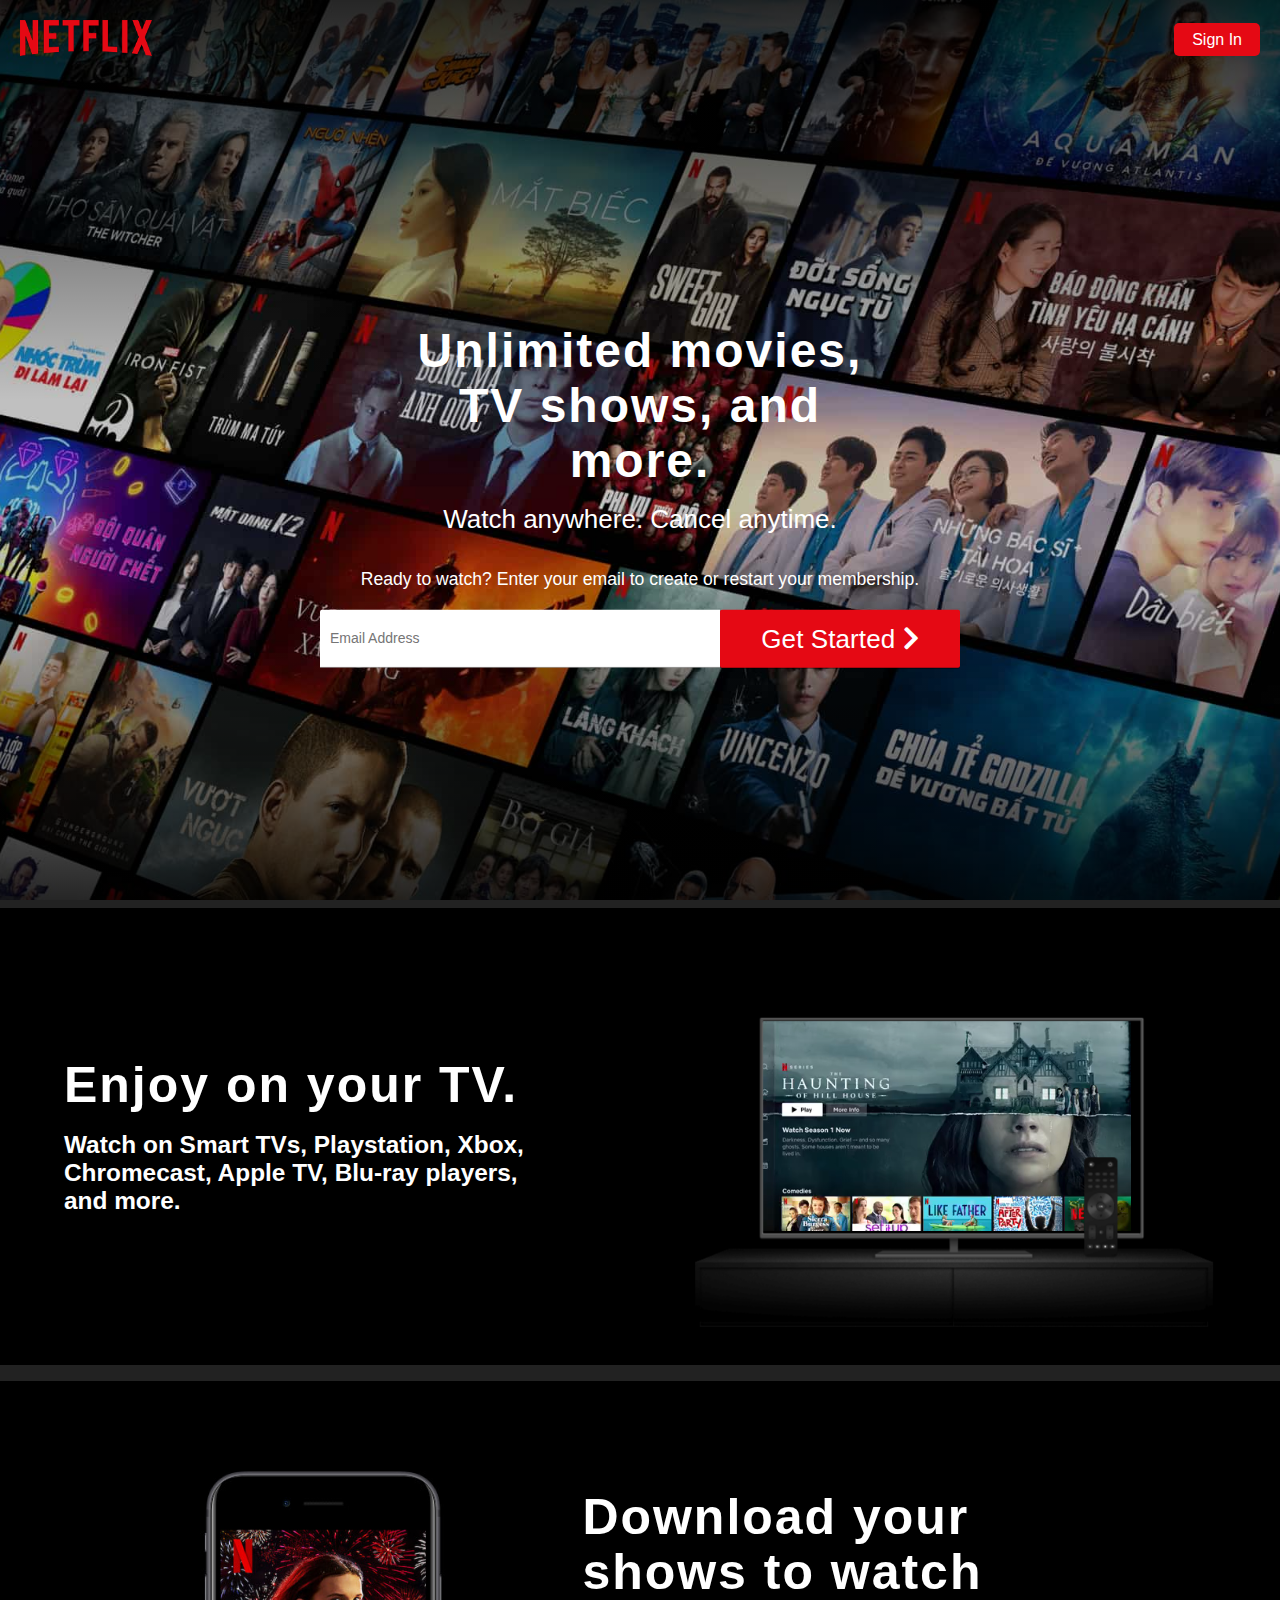
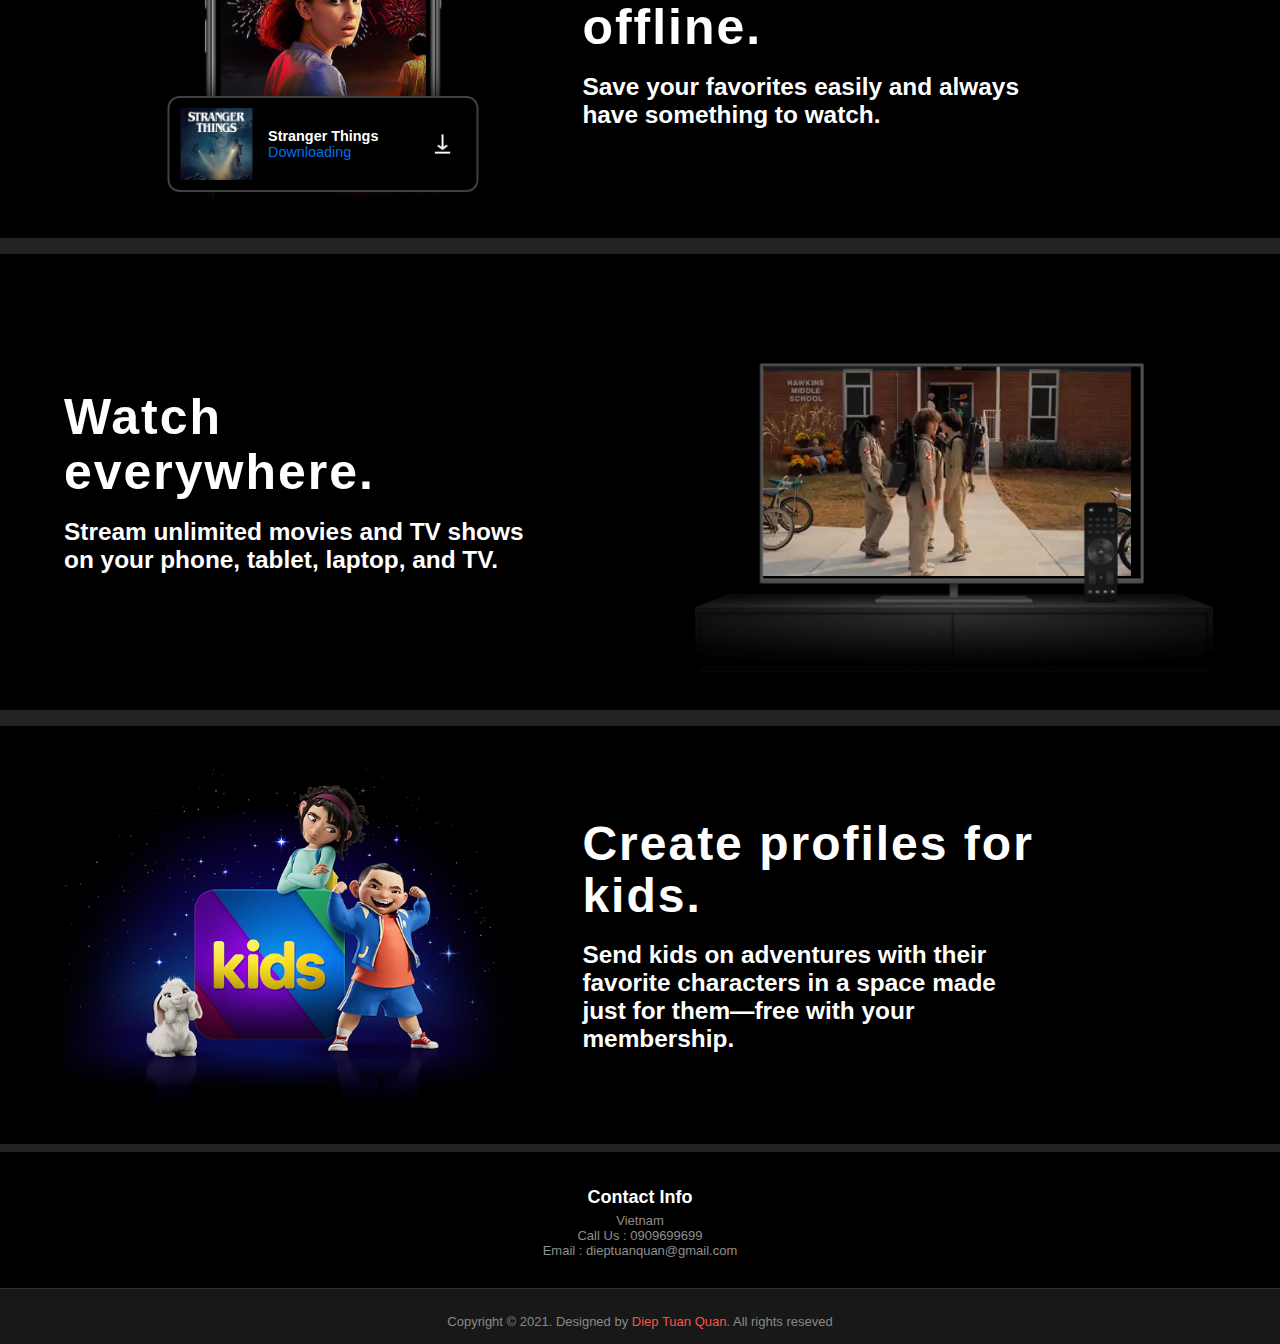
<file: index.html>
<!DOCTYPE html>
<html lang="en">
<head>
    <meta charset="UTF-8">
    <meta http-equiv="X-UA-Compatible" content="IE=edge">
    <meta name="viewport" content="width=device-width, initial-scale=1.0">
    <title>Diep Tuan Quan</title>
    <link rel="stylesheet" href="https://cdnjs.cloudflare.com/ajax/libs/font-awesome/5.15.4/css/all.min.css">
    <!-- css tu lam -->
    <link rel="shortcut icon" href="acset/img/netflix.ico" type="image/x-icon">
    <link rel="stylesheet" href="acset/css/slyte.css"> 
</head>
<body>
  <section class="site-container">
    <header class="site-header">
    <div class="brand-container">
        <a href="index.html" class="logo"><img src="./acset/img/logo.png" alt="NetFlix" width="66%"></a>
    </div>
    <div class="Sign-in">
      <a href="db.html">Sign In</a>
    </div>      
    </header> 
  </section>
<section class="banner">
    <img src="acset/img/bgid.jpg" alt="Site Banner" class="my-card">
    <div class="my-card-txt">
        <div class="heading">
            <h1>Unlimited movies, TV shows, and more.</h1>
            <h5>Watch anywhere. Cancel anytime.</h5>
            <p>Ready to watch? Enter your email to create or restart your membership.</p>
            <form class="global-search">
                <input type="text" placeholder="Email Address">
                <button> <a href="./chitiet.html">Get Started <i class="fas fa-chevron-right"></i></a>                
                </button>
            </form>
        </div>
    </div>
</section>
<section class="my-slide">
  <div class="my-slide-text">
    <h1 class="my-slide-title">Enjoy on your TV.</h1>
    <h3 class="my-slide-titleX">Watch on Smart TVs, Playstation, Xbox, Chromecast, Apple TV, Blu-ray players, and more.</h3>
  </div>
  <div class="my-slide-img-container">
    <div class="my-slide-move-container">
      <img src="acset/img/tv.png" class="my-slide-img" alt="">
      <div class="my-slide-move">
      <video class="my-slide-move-video" playsinline muted loop autoplay>
        <source src="acset/vid/assets_videos_netflix_ui.m4v">
      </video>
      </div>
    </div>  
  </div>
</section>
<section class="my-slide downloadAndWatch">
  <div class="my-slide-img-container">
    <div class="my-slide-move-container">
      <img src="acset/img/mobile-image.jpg" class="my-slide-img-dow" alt="">
      <div class="my-slide-animation">
        <div class="my-slide-animation-img">
          <img src="acset/img/boxshot.png" alt="">
        </div>
        <div class="my-slide-move-text">
        <div class="text-0">Stranger Things</div>
        <div class="text-1">Downloading</div>
        </div>
      </div>
    </div>  
  </div>
  <div class="my-slide-text">
    <h1 class="my-slide-title">Download your shows to watch offline.</h1>
    <h3 class="my-slide-titleX">Save your favorites easily and always have something to watch.</h3>
  </div>
</section>    
<section class="my-slide">
  <div class="my-slide-text">
    <h1 class="my-slide-title">Watch everywhere.</h1>
    <h3 class="my-slide-titleX">Stream unlimited movies and TV shows on your phone, tablet, laptop, and TV.</h3>
  </div>
  <div class="my-slide-img-container">
    <div class="my-slide-move-container">
      <img src="acset/img/tv.png" class="my-slide-img" alt="">
      <div class="my-slide-move">
      <video class="my-slide-move-video" playsinline muted loop autoplay>
        <source src="acset/vid/assets_videos_vid1.m4v">
      </video>
      </div>
    </div>  
  </div>
</section>
<section class="my-slide">
  <div class="my-slide-img-container">
    <div class="my-slide-move-container">
      <img src="acset/img/kids.png" class="my-slide-img-kid" alt="">
    </div>  
  </div>
  <div class="my-slide-text">
    <h1 class="my-slide-title-kid">Create profiles for kids.</h1>
    <h3 class="my-slide-titleX">Send kids on adventures with their favorite characters in a space made just for them—free with your membership.</h3>
  </div>
</section>
<div class="footer">
    <div class="footer-info">
      <div class="classft">
           <h4 class="title">Contact <strong>Info</strong></h4>
           <p> Vietnam</p>
           <p>Call Us : 0909699699</p>
           <p>Email : dieptuanquan@gmail.com</p>
      </div> 
    </div>
    <div class="copyright-info">
        <div class="col-mdx-6">
            <p>Copyright © 2021. Designed by <a href="#">Diep Tuan Quan</a>. All rights reseved</p>
        </div>
    </div>
</div>
</body>
</html>
</file>
<file: acset/css/slyte.css>
* { margin: 0px; 
    padding: 0px; box-sizing: border-box; 
    font-family: Roboto, sans-serif; 
}
body{
    background-color: #000;
}
a {
    text-decoration: none;
}
.global-search button a{
    text-decoration: none;
    color: inherit;
}
.banner::before{
    content: "";
    position: absolute;
    top: 0px;
    left: 0px;
    width: 100%;
    height: 400px;
    z-index: 1;
    background: linear-gradient(to bottom, rgba(0,0,0,0.8) ,transparent);
}
.banner::after{
    content: "";
    position: absolute;
    bottom: 0px;
    left: 0px;
    width: 100%;
    height: 320px;
    z-index: 0;
    background: linear-gradient(to top, rgba(0,0,0,0.8) ,transparent);
}
.site-container .site-header{
    display: flex;
    position: absolute;
    top: 0px;
    left: 0px;
    justify-content: space-between;
    align-items: center;
    padding: 20px;
    width: 100%;
    z-index: 10;
}
.site-header .Sign-in a {
    color:#fff;
    background-color: #e50914;
    padding: 8px 18px;
    border-radius: 5px;
}
.banner{
    width: 100%;
    height: 100vh;
    position: relative;
    display: flex;
    justify-content: center;
    align-items: center;
}
.banner .my-card{
    position: absolute;
    height: 100%;
    width: 100%;
    top: 0px;
    left: 0px;
    object-fit: cover;
}
.banner .my-card-txt{
    z-index: 1;
    position: absolute;
    top: 55%;
    left: 50%;
    transform: translate(-50% , -50%);
}
.banner .heading{
    display: flex;
    flex-direction: column;
    align-items: center;
    justify-content: center;
    text-align: center;
}
.banner .heading h1{
    font-size: 3rem;
    color: #fff;
    letter-spacing: 2px;
    width: 80%;
}
.banner .heading h5{
    font-size: 1.625rem;
    color: #fff;
    font-weight: 400;
    padding: 1rem 0;
}
.banner .heading p{
    font-size: 1.1rem;
    color: #fff;
    font-weight: 500;
    padding: 1.1rem 0;
    padding-bottom: 20px;
}
.global-search{
    display: flex;
    flex-direction: row;
    justify-content: center;
    align-items: center;
}
.global-search input{
    padding: 0px 10px 0px 10px;
    outline: none;
    font-size: 14px;
    border: 1px solid#8c8c8c;
    color: #000;
    min-width: 400px;
    height: 58px;
    border-top-left-radius: 2px ;
    align-items: center;
    border-top: 0px;
    border-right: 0px;
    border-left: 0px;
    
}
.global-search button{
    border: none;
    /* text-transform: uppercase; */
    color: #fff;
    outline: none;
    letter-spacing: 0.1px;
    border-radius: 2px;
    background-color: #e50914;
    box-shadow: 0 1px 0 rgba(0,0, 0, 0.45);
    font-size: 1.625rem;
    height: 58px;
    padding: 14px 10px ;
    min-width: 240px;
    cursor: pointer;
}
.my-slide{
    display: flex;
    flex-direction: row;
    background-color: #000;
    justify-self: space-around;
    align-items: center;
    padding: 2rem 4rem;
    border-top: 8px solid #222;
    border-bottom: 8px solid #222;

}
 .my-slide-text{
    flex-basis: 40%;
}
.my-slide-text .my-slide-title{
    color:white;
    line-height: 1.1;
    font-size: 3.124rem;
    margin-bottom: 0.5rem;
    letter-spacing: 2px;
    padding-bottom: 10px;
}
 .my-slide-text .my-slide-titleX{
    color: white;
    /* font-weight: 10px; */
    font-size: 1.525rem;
	/* font-family: Lucida Bright,Georgia,serif;  */

}
.my-slide-img-container{
    flex-basis: 45%;
}
.my-slide-move-container{
    position: relative;
    height: 100%;
    width: 100%;
}
.my-slide-move{
    height: 100%;
    width: 100%;
    max-width: 73%;
    max-height: 54%;
    position: absolute;
    top: 47%;
    left: 80.5%;
    transform: translate(-50% , -50%);
}
.my-slide-img{
    position: relative;
    z-index: 100;
    max-width: 100%;
    height: auto;
    left: 170px;
}
.my-slide-move-video{
    height: 100%;
    width: 100%;
}
.my-slide-img-dow{

    max-width: 100%;

}
.downloadAndWatch .my-slide-animation{
    position: absolute;
    left: 50%;
    bottom: 8%;
    top: 283px;
    transform: translate(-50%);
    margin: 0 auto ;
    background-color: #000;
    display: flex;
    align-items: center;
    width: 60%;
    height: 96px;
    min-width: 15em;
    padding: 0.25em 0.65em;
    border-radius: 0.75em;
    border: 2px solid rgba(255, 255,255, 0.25);
    box-shadow: 0 0 2em 0 #000;
}
.downloadAndWatch .my-slide-move-container{
 position: relative;
 overflow: hidden;
}
.my-slide-animation-img{
    height: 4.5em ;
    width: 4.5em;
    margin-right: 1rem;
}
.my-slide-animation-img img{
    height: 100%;
    width: 100%;
    object-fit: cover;
}
.text-0{
    color: #fff;
    font-weight: 600;
    font-size: 0.9em;
}
.text-1{
    color: #0071eb;
    font-size: 0.9em;
    font-weight: 400;
}
.downloadAndWatch .my-slide-animation::after{
    width: 3em;
    margin-left: auto;
    height: 3em;
    outline: 2px solid #000;
    outline-offset: -2px;
    display: block;
    background: url("../img/download-icon.gif") center center no-repeat;
    background-size:100% ;
    content: "";
    flex-grow: 0;
    flex-shrink: 0;

}

.my-slide-img-kid{
    max-width: 90%;
}
.my-slide-title-kid{
    color:white;
    line-height: 1.1;
    font-size: 36pt;
    margin-bottom: 0.5rem;
    letter-spacing: 2px;
    padding-bottom: 10px;
}
.footer{
    background: #000;
}
.footer-info{ 
    padding: 30px ;
    color: #8f8f8f;
    text-align: center;
}
.footer-info .title{
    margin-bottom: 5px;
    margin-top: 5px;
    color: #fff;
    font-size: 18px;
}
.footer-info p{
    font-size: 13px;
}
.copyright-info{
    background: #181818;
    padding: 15px 0;
    border-top: 1px solid #303030; 
    text-align: center;
}
.copyright-info p{
    padding-top: 10px;
    color: #898989;
    font-size: 13px;
}
.copyright-info a{
    color: #f7544a;
}
</file>
